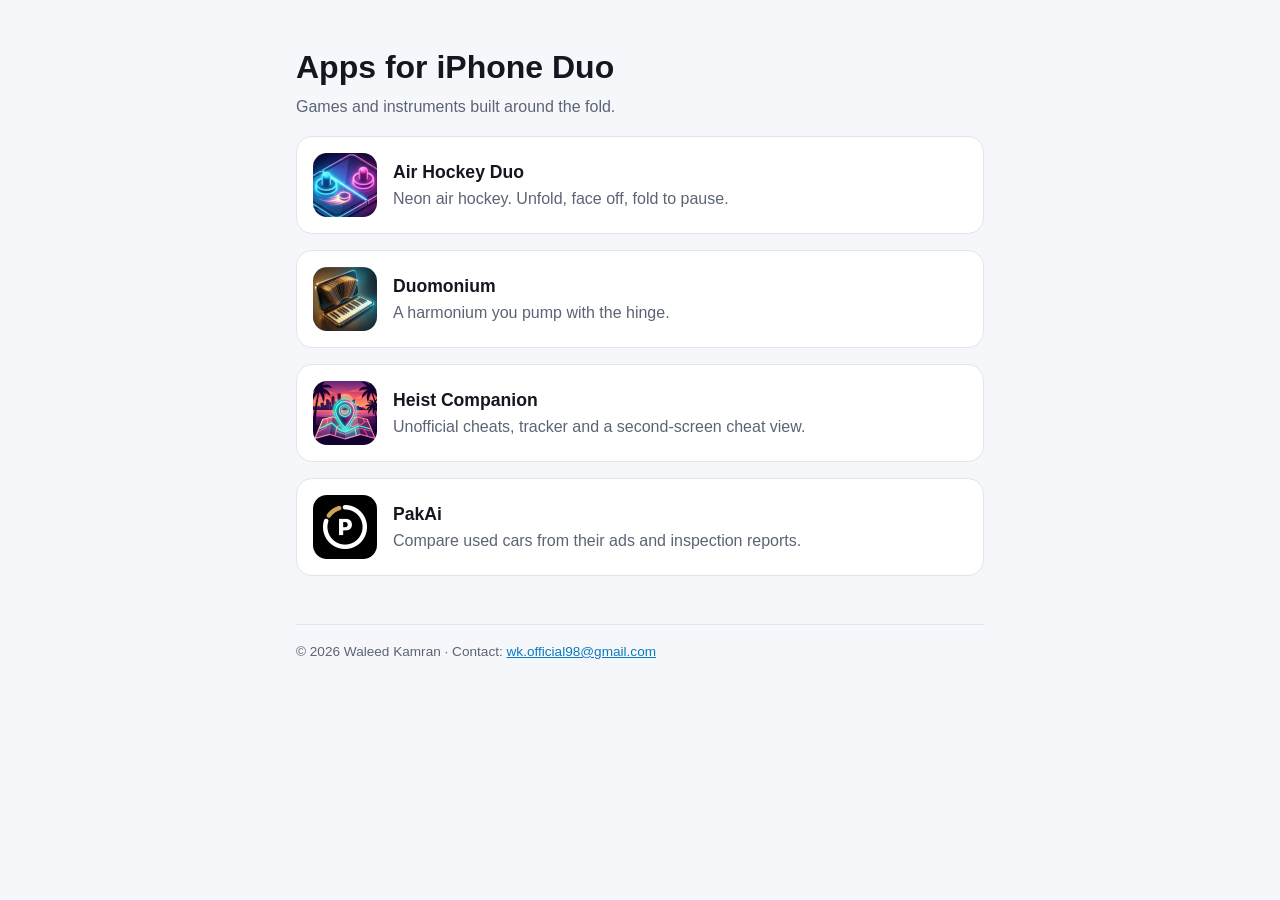
<file: index.html>
<!doctype html>
<html lang="en">
<head>
  <meta charset="utf-8">
  <meta name="viewport" content="width=device-width, initial-scale=1">
  <title>Waleed Kamran — Apps</title>
  <link rel="stylesheet" href="style.css">
</head>
<body>
<main>
  <h1>Apps for iPhone Duo</h1>
  <p class="muted">Games and instruments built around the fold.</p>

  <a class="card" href="air-hockey-duo/">
    <img src="air-hockey-duo/icon.png" alt="">
    <div><strong>Air Hockey Duo</strong><span>Neon air hockey. Unfold, face off, fold to pause.</span></div>
  </a>

  <a class="card" href="duomonium/">
    <img src="duomonium/icon.png" alt="">
    <div><strong>Duomonium</strong><span>A harmonium you pump with the hinge.</span></div>
  </a>

  <a class="card" href="heist-companion/">
    <img src="heist-companion/icon.png" alt="">
    <div><strong>Heist Companion</strong><span>Unofficial cheats, tracker and a second-screen cheat view.</span></div>
  </a>

  <a class="card" href="pakai/">
    <img src="pakai/icon.png" alt="">
    <div><strong>PakAi</strong><span>Compare used cars from their ads and inspection reports.</span></div>
  </a>

  <footer>&copy; 2026 Waleed Kamran · Contact: <a href="mailto:wk.official98@gmail.com">wk.official98@gmail.com</a></footer>
</main>
</body>
</html>
</file>
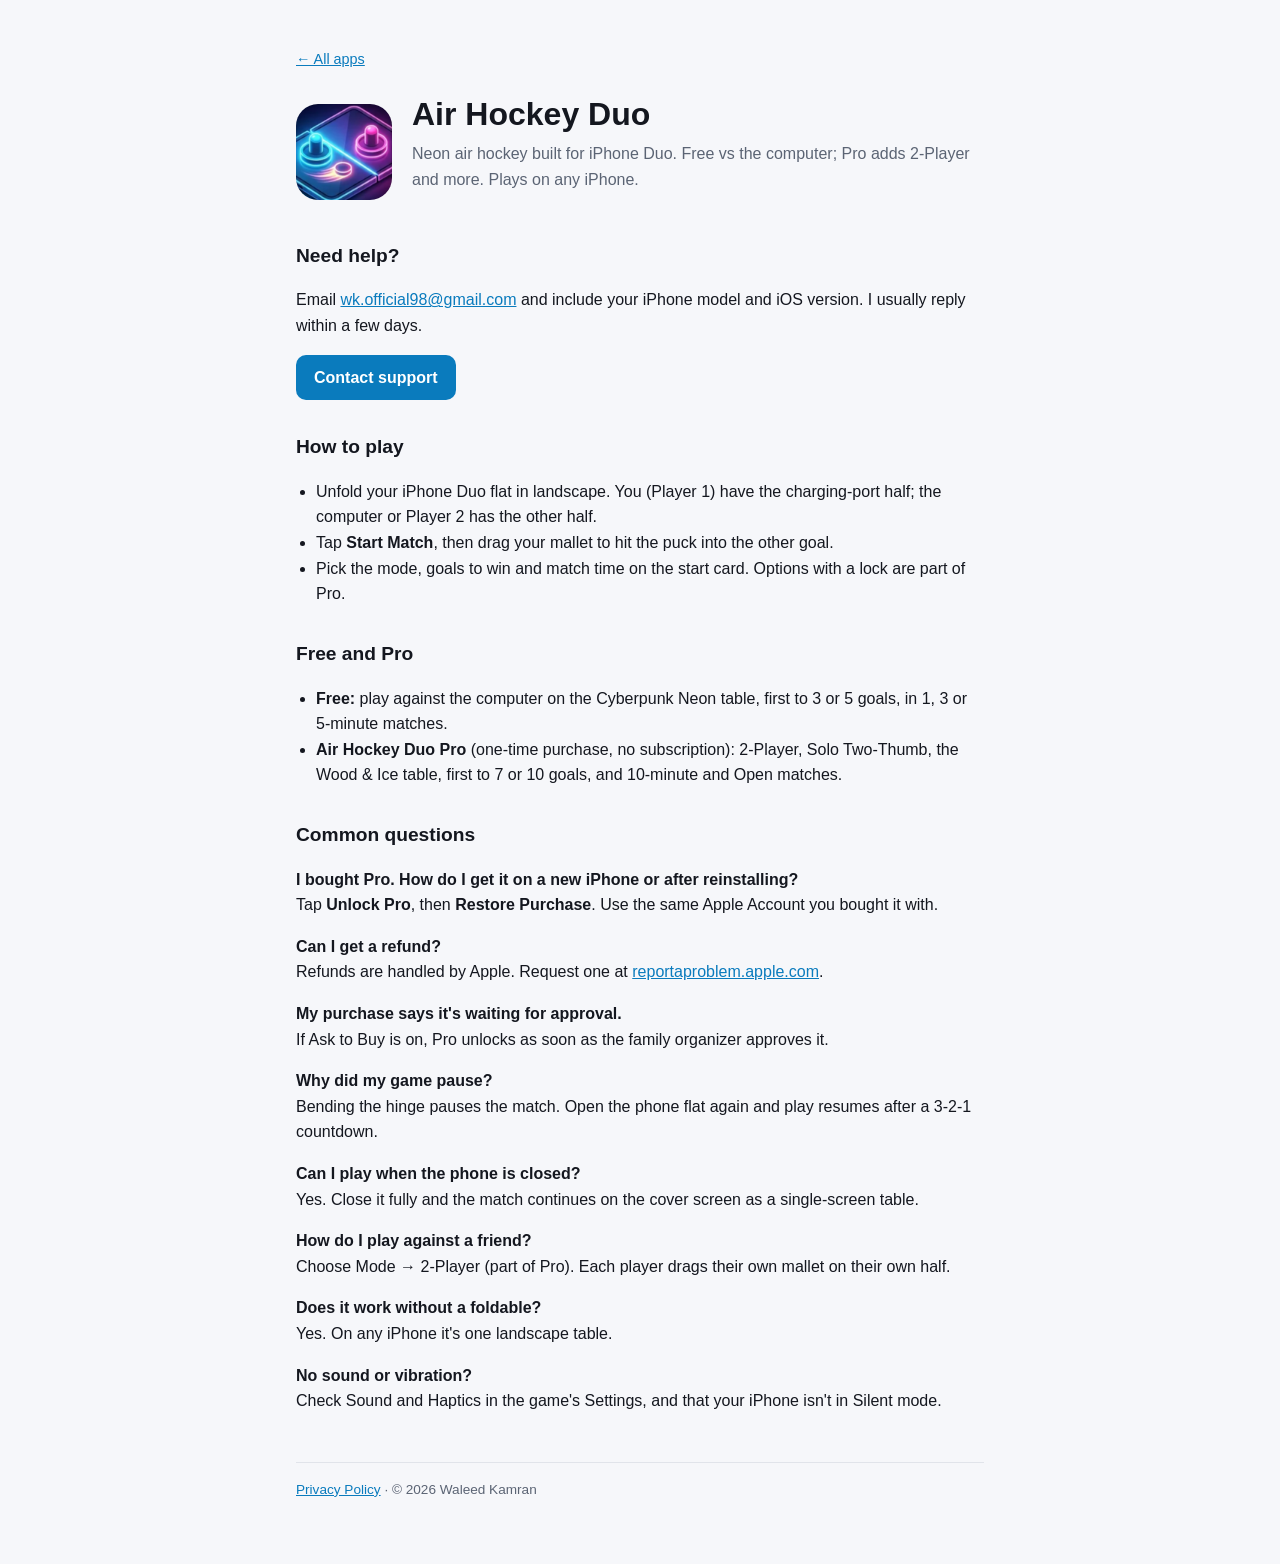
<file: air-hockey-duo/index.html>
<!doctype html>
<html lang="en">
<head>
  <meta charset="utf-8">
  <meta name="viewport" content="width=device-width, initial-scale=1">
  <title>Air Hockey Duo — Support</title>
  <link rel="stylesheet" href="../style.css">
</head>
<body>
<main>
  <nav><a href="../">&larr; All apps</a></nav>
  <div class="hero">
    <img src="icon.png" alt="Air Hockey Duo icon">
    <div>
      <h1>Air Hockey Duo</h1>
      <p class="muted">Neon air hockey built for iPhone Duo. Free vs the computer; Pro adds 2-Player and more. Plays on any iPhone.</p>
    </div>
  </div>

  <h2>Need help?</h2>
  <p>Email <a href="mailto:wk.official98@gmail.com?subject=Air%20Hockey%20Duo%20support">wk.official98@gmail.com</a> and include your iPhone model and iOS version. I usually reply within a few days.</p>
  <p><a class="button" href="mailto:wk.official98@gmail.com?subject=Air%20Hockey%20Duo%20support">Contact support</a></p>

  <h2>How to play</h2>
  <ul>
    <li>Unfold your iPhone Duo flat in landscape. You (Player 1) have the charging-port half; the computer or Player 2 has the other half.</li>
    <li>Tap <strong>Start Match</strong>, then drag your mallet to hit the puck into the other goal.</li>
    <li>Pick the mode, goals to win and match time on the start card. Options with a lock are part of Pro.</li>
  </ul>

  <h2>Free and Pro</h2>
  <ul>
    <li><strong>Free:</strong> play against the computer on the Cyberpunk Neon table, first to 3 or 5 goals, in 1, 3 or 5-minute matches.</li>
    <li><strong>Air Hockey Duo Pro</strong> (one-time purchase, no subscription): 2-Player, Solo Two-Thumb, the Wood &amp; Ice table, first to 7 or 10 goals, and 10-minute and Open matches.</li>
  </ul>

  <h2>Common questions</h2>
  <p><strong>I bought Pro. How do I get it on a new iPhone or after reinstalling?</strong><br>Tap <strong>Unlock Pro</strong>, then <strong>Restore Purchase</strong>. Use the same Apple Account you bought it with.</p>
  <p><strong>Can I get a refund?</strong><br>Refunds are handled by Apple. Request one at <a href="https://reportaproblem.apple.com">reportaproblem.apple.com</a>.</p>
  <p><strong>My purchase says it's waiting for approval.</strong><br>If Ask to Buy is on, Pro unlocks as soon as the family organizer approves it.</p>
  <p><strong>Why did my game pause?</strong><br>Bending the hinge pauses the match. Open the phone flat again and play resumes after a 3-2-1 countdown.</p>
  <p><strong>Can I play when the phone is closed?</strong><br>Yes. Close it fully and the match continues on the cover screen as a single-screen table.</p>
  <p><strong>How do I play against a friend?</strong><br>Choose Mode → 2-Player (part of Pro). Each player drags their own mallet on their own half.</p>
  <p><strong>Does it work without a foldable?</strong><br>Yes. On any iPhone it's one landscape table.</p>
  <p><strong>No sound or vibration?</strong><br>Check Sound and Haptics in the game's Settings, and that your iPhone isn't in Silent mode.</p>

  <footer><a href="privacy.html">Privacy Policy</a> · &copy; 2026 Waleed Kamran</footer>
</main>
</body>
</html>
</file>
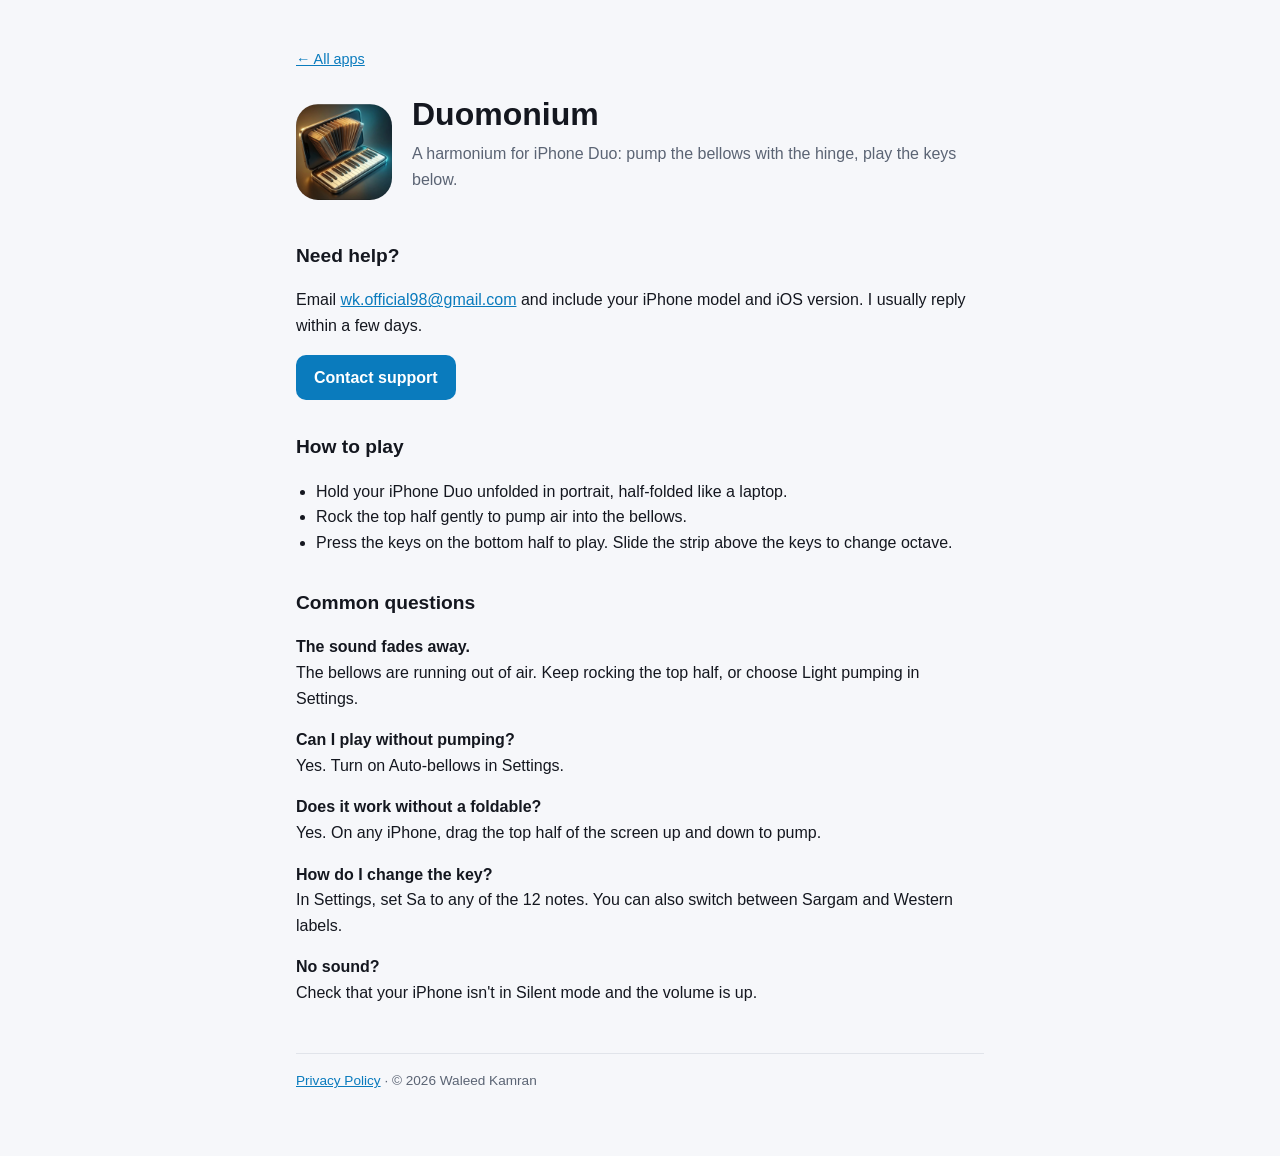
<file: duomonium/index.html>
<!doctype html>
<html lang="en">
<head>
  <meta charset="utf-8">
  <meta name="viewport" content="width=device-width, initial-scale=1">
  <title>Duomonium — Support</title>
  <link rel="stylesheet" href="../style.css">
</head>
<body>
<main>
  <nav><a href="../">&larr; All apps</a></nav>
  <div class="hero">
    <img src="icon.png" alt="Duomonium icon">
    <div>
      <h1>Duomonium</h1>
      <p class="muted">A harmonium for iPhone Duo: pump the bellows with the hinge, play the keys below.</p>
    </div>
  </div>

  <h2>Need help?</h2>
  <p>Email <a href="mailto:wk.official98@gmail.com?subject=Duomonium%20support">wk.official98@gmail.com</a> and include your iPhone model and iOS version. I usually reply within a few days.</p>
  <p><a class="button" href="mailto:wk.official98@gmail.com?subject=Duomonium%20support">Contact support</a></p>

  <h2>How to play</h2>
  <ul>
    <li>Hold your iPhone Duo unfolded in portrait, half-folded like a laptop.</li>
    <li>Rock the top half gently to pump air into the bellows.</li>
    <li>Press the keys on the bottom half to play. Slide the strip above the keys to change octave.</li>
  </ul>

  <h2>Common questions</h2>
  <p><strong>The sound fades away.</strong><br>The bellows are running out of air. Keep rocking the top half, or choose Light pumping in Settings.</p>
  <p><strong>Can I play without pumping?</strong><br>Yes. Turn on Auto-bellows in Settings.</p>
  <p><strong>Does it work without a foldable?</strong><br>Yes. On any iPhone, drag the top half of the screen up and down to pump.</p>
  <p><strong>How do I change the key?</strong><br>In Settings, set Sa to any of the 12 notes. You can also switch between Sargam and Western labels.</p>
  <p><strong>No sound?</strong><br>Check that your iPhone isn't in Silent mode and the volume is up.</p>

  <footer><a href="privacy.html">Privacy Policy</a> · &copy; 2026 Waleed Kamran</footer>
</main>
</body>
</html>
</file>
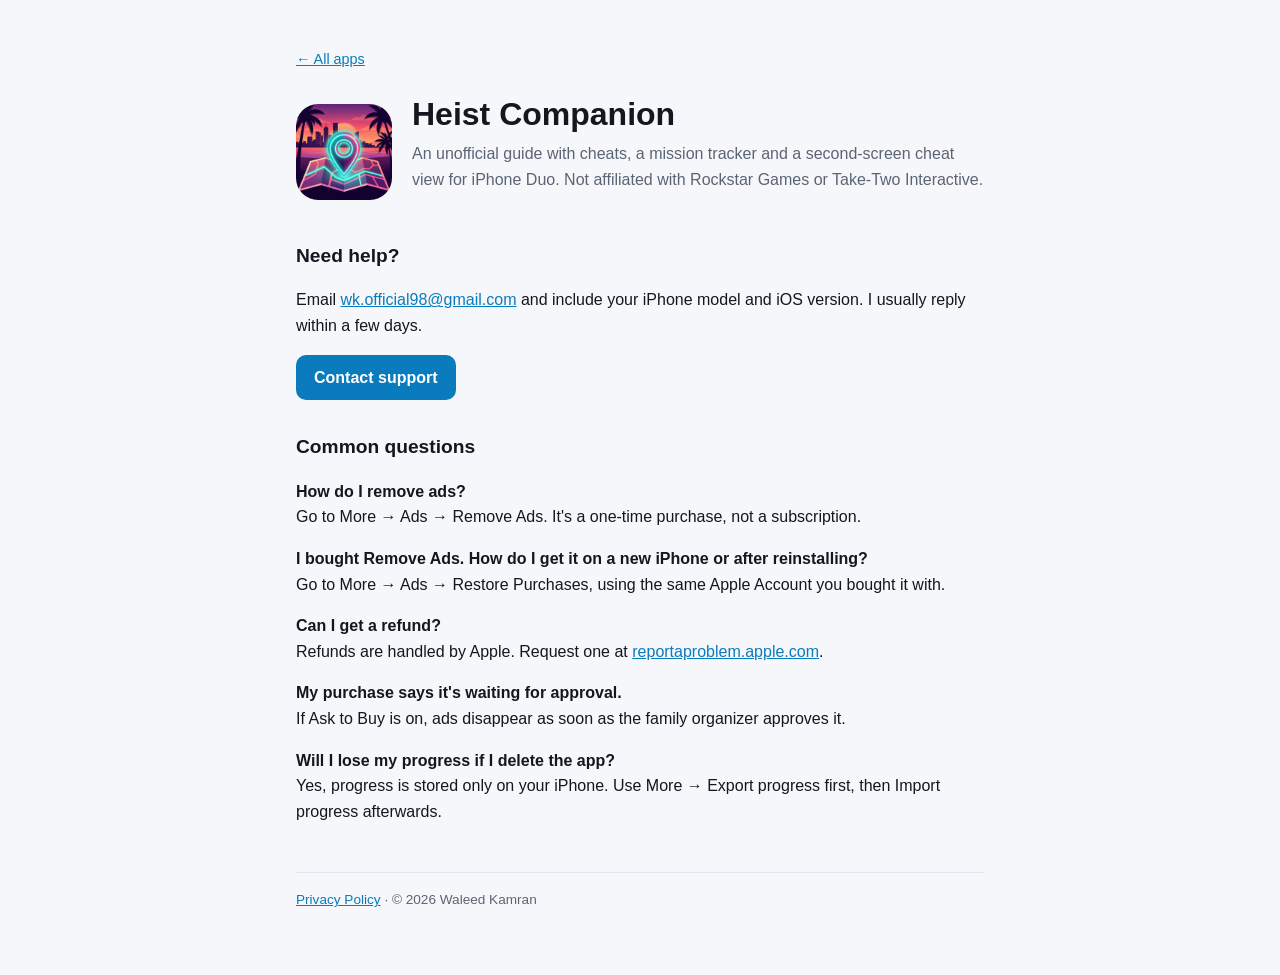
<file: heist-companion/index.html>
<!doctype html>
<html lang="en">
<head>
  <meta charset="utf-8">
  <meta name="viewport" content="width=device-width, initial-scale=1">
  <title>Heist Companion — Support</title>
  <link rel="stylesheet" href="../style.css">
</head>
<body>
<main>
  <nav><a href="../">&larr; All apps</a></nav>
  <div class="hero">
    <img src="icon.png" alt="Heist Companion icon">
    <div>
      <h1>Heist Companion</h1>
      <p class="muted">An unofficial guide with cheats, a mission tracker and a second-screen cheat view for iPhone Duo. Not affiliated with Rockstar Games or Take-Two Interactive.</p>
    </div>
  </div>

  <h2>Need help?</h2>
  <p>Email <a href="mailto:wk.official98@gmail.com?subject=Heist%20Companion%20support">wk.official98@gmail.com</a> and include your iPhone model and iOS version. I usually reply within a few days.</p>
  <p><a class="button" href="mailto:wk.official98@gmail.com?subject=Heist%20Companion%20support">Contact support</a></p>

  <h2>Common questions</h2>
  <p><strong>How do I remove ads?</strong><br>Go to More → Ads → Remove Ads. It's a one-time purchase, not a subscription.</p>
  <p><strong>I bought Remove Ads. How do I get it on a new iPhone or after reinstalling?</strong><br>Go to More → Ads → Restore Purchases, using the same Apple Account you bought it with.</p>
  <p><strong>Can I get a refund?</strong><br>Refunds are handled by Apple. Request one at <a href="https://reportaproblem.apple.com">reportaproblem.apple.com</a>.</p>
  <p><strong>My purchase says it's waiting for approval.</strong><br>If Ask to Buy is on, ads disappear as soon as the family organizer approves it.</p>
  <p><strong>Will I lose my progress if I delete the app?</strong><br>Yes, progress is stored only on your iPhone. Use More → Export progress first, then Import progress afterwards.</p>

  <footer><a href="privacy.html">Privacy Policy</a> · &copy; 2026 Waleed Kamran</footer>
</main>
</body>
</html>
</file>
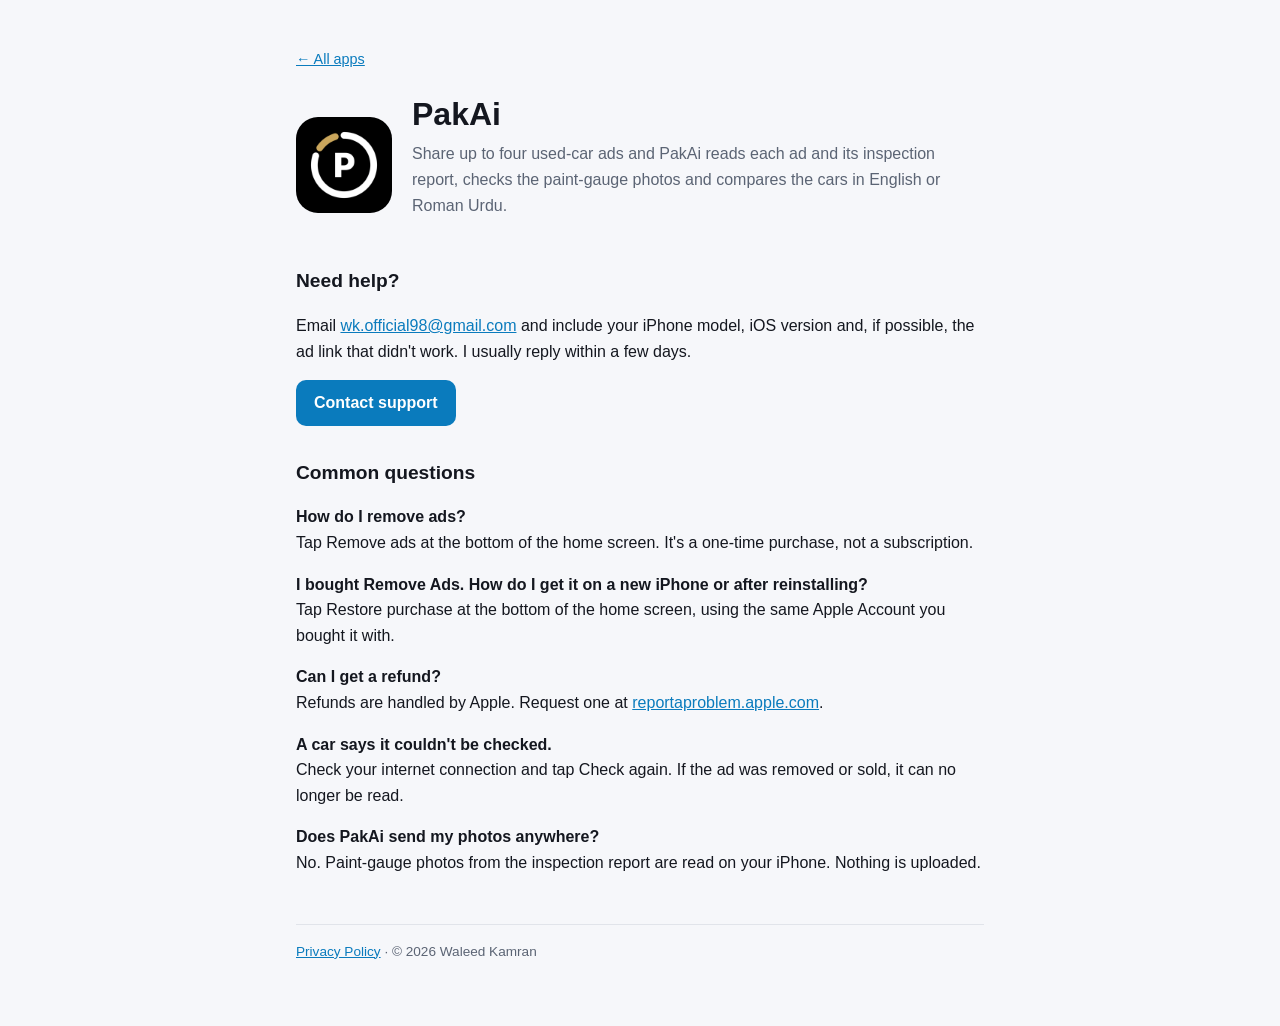
<file: pakai/index.html>
<!doctype html>
<html lang="en">
<head>
  <meta charset="utf-8">
  <meta name="viewport" content="width=device-width, initial-scale=1">
  <title>PakAi — Support</title>
  <link rel="stylesheet" href="../style.css">
</head>
<body>
<main>
  <nav><a href="../">&larr; All apps</a></nav>
  <div class="hero">
    <img src="icon.png" alt="PakAi icon">
    <div>
      <h1>PakAi</h1>
      <p class="muted">Share up to four used-car ads and PakAi reads each ad and its inspection report, checks the paint-gauge photos and compares the cars in English or Roman Urdu.</p>
    </div>
  </div>

  <h2>Need help?</h2>
  <p>Email <a href="mailto:wk.official98@gmail.com?subject=PakAi%20support">wk.official98@gmail.com</a> and include your iPhone model, iOS version and, if possible, the ad link that didn't work. I usually reply within a few days.</p>
  <p><a class="button" href="mailto:wk.official98@gmail.com?subject=PakAi%20support">Contact support</a></p>

  <h2>Common questions</h2>
  <p><strong>How do I remove ads?</strong><br>Tap Remove ads at the bottom of the home screen. It's a one-time purchase, not a subscription.</p>
  <p><strong>I bought Remove Ads. How do I get it on a new iPhone or after reinstalling?</strong><br>Tap Restore purchase at the bottom of the home screen, using the same Apple Account you bought it with.</p>
  <p><strong>Can I get a refund?</strong><br>Refunds are handled by Apple. Request one at <a href="https://reportaproblem.apple.com">reportaproblem.apple.com</a>.</p>
  <p><strong>A car says it couldn't be checked.</strong><br>Check your internet connection and tap Check again. If the ad was removed or sold, it can no longer be read.</p>
  <p><strong>Does PakAi send my photos anywhere?</strong><br>No. Paint-gauge photos from the inspection report are read on your iPhone. Nothing is uploaded.</p>

  <footer><a href="privacy.html">Privacy Policy</a> · &copy; 2026 Waleed Kamran</footer>
</main>
</body>
</html>
</file>
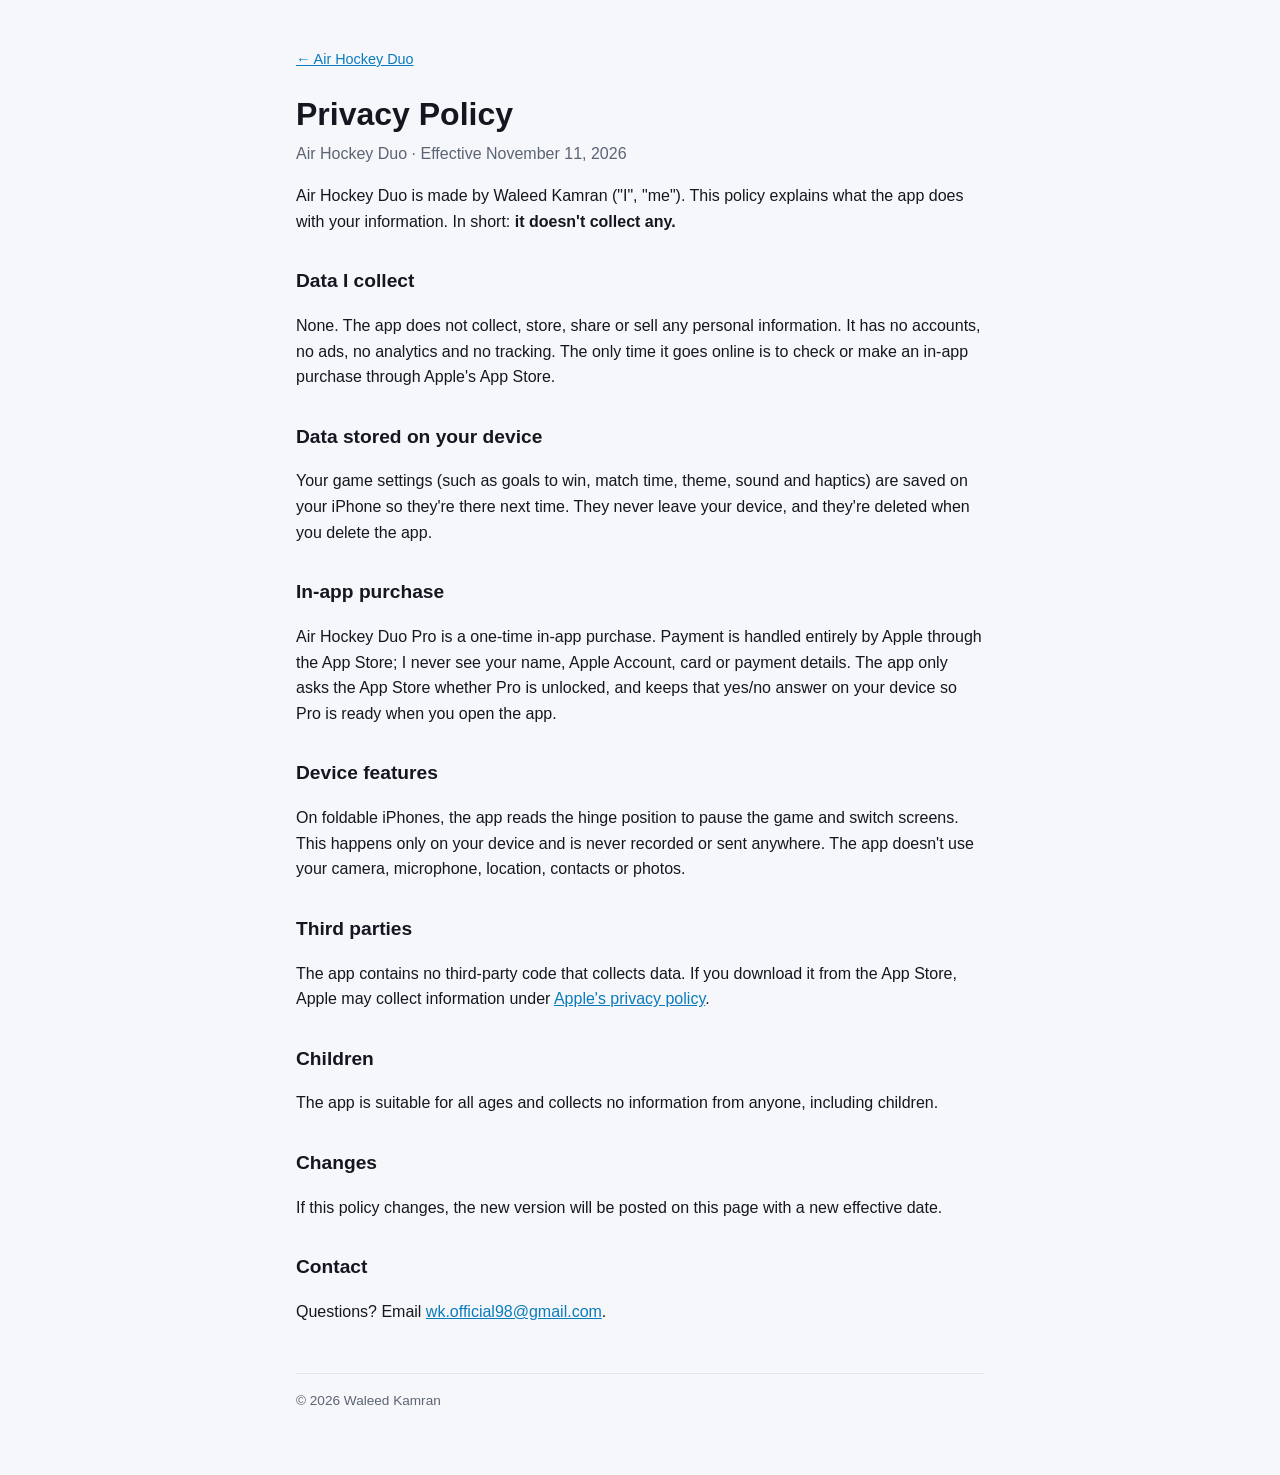
<file: air-hockey-duo/privacy.html>
<!doctype html>
<html lang="en">
<head>
  <meta charset="utf-8">
  <meta name="viewport" content="width=device-width, initial-scale=1">
  <title>Air Hockey Duo — Privacy Policy</title>
  <link rel="stylesheet" href="../style.css">
</head>
<body>
<main>
  <nav><a href="./">&larr; Air Hockey Duo</a></nav>
  <h1>Privacy Policy</h1>
  <p class="muted">Air Hockey Duo · Effective November 11, 2026</p>

  <p>Air Hockey Duo is made by Waleed Kamran ("I", "me"). This policy explains what the app does with your information. In short: <strong>it doesn't collect any.</strong></p>

  <h2>Data I collect</h2>
  <p>None. The app does not collect, store, share or sell any personal information. It has no accounts, no ads, no analytics and no tracking. The only time it goes online is to check or make an in-app purchase through Apple's App Store.</p>

  <h2>Data stored on your device</h2>
  <p>Your game settings (such as goals to win, match time, theme, sound and haptics) are saved on your iPhone so they're there next time. They never leave your device, and they're deleted when you delete the app.</p>

  <h2>In-app purchase</h2>
  <p>Air Hockey Duo Pro is a one-time in-app purchase. Payment is handled entirely by Apple through the App Store; I never see your name, Apple Account, card or payment details. The app only asks the App Store whether Pro is unlocked, and keeps that yes/no answer on your device so Pro is ready when you open the app.</p>

  <h2>Device features</h2>
  <p>On foldable iPhones, the app reads the hinge position to pause the game and switch screens. This happens only on your device and is never recorded or sent anywhere. The app doesn't use your camera, microphone, location, contacts or photos.</p>

  <h2>Third parties</h2>
  <p>The app contains no third-party code that collects data. If you download it from the App Store, Apple may collect information under <a href="https://www.apple.com/legal/privacy/">Apple's privacy policy</a>.</p>

  <h2>Children</h2>
  <p>The app is suitable for all ages and collects no information from anyone, including children.</p>

  <h2>Changes</h2>
  <p>If this policy changes, the new version will be posted on this page with a new effective date.</p>

  <h2>Contact</h2>
  <p>Questions? Email <a href="mailto:wk.official98@gmail.com">wk.official98@gmail.com</a>.</p>

  <footer>&copy; 2026 Waleed Kamran</footer>
</main>
</body>
</html>
</file>
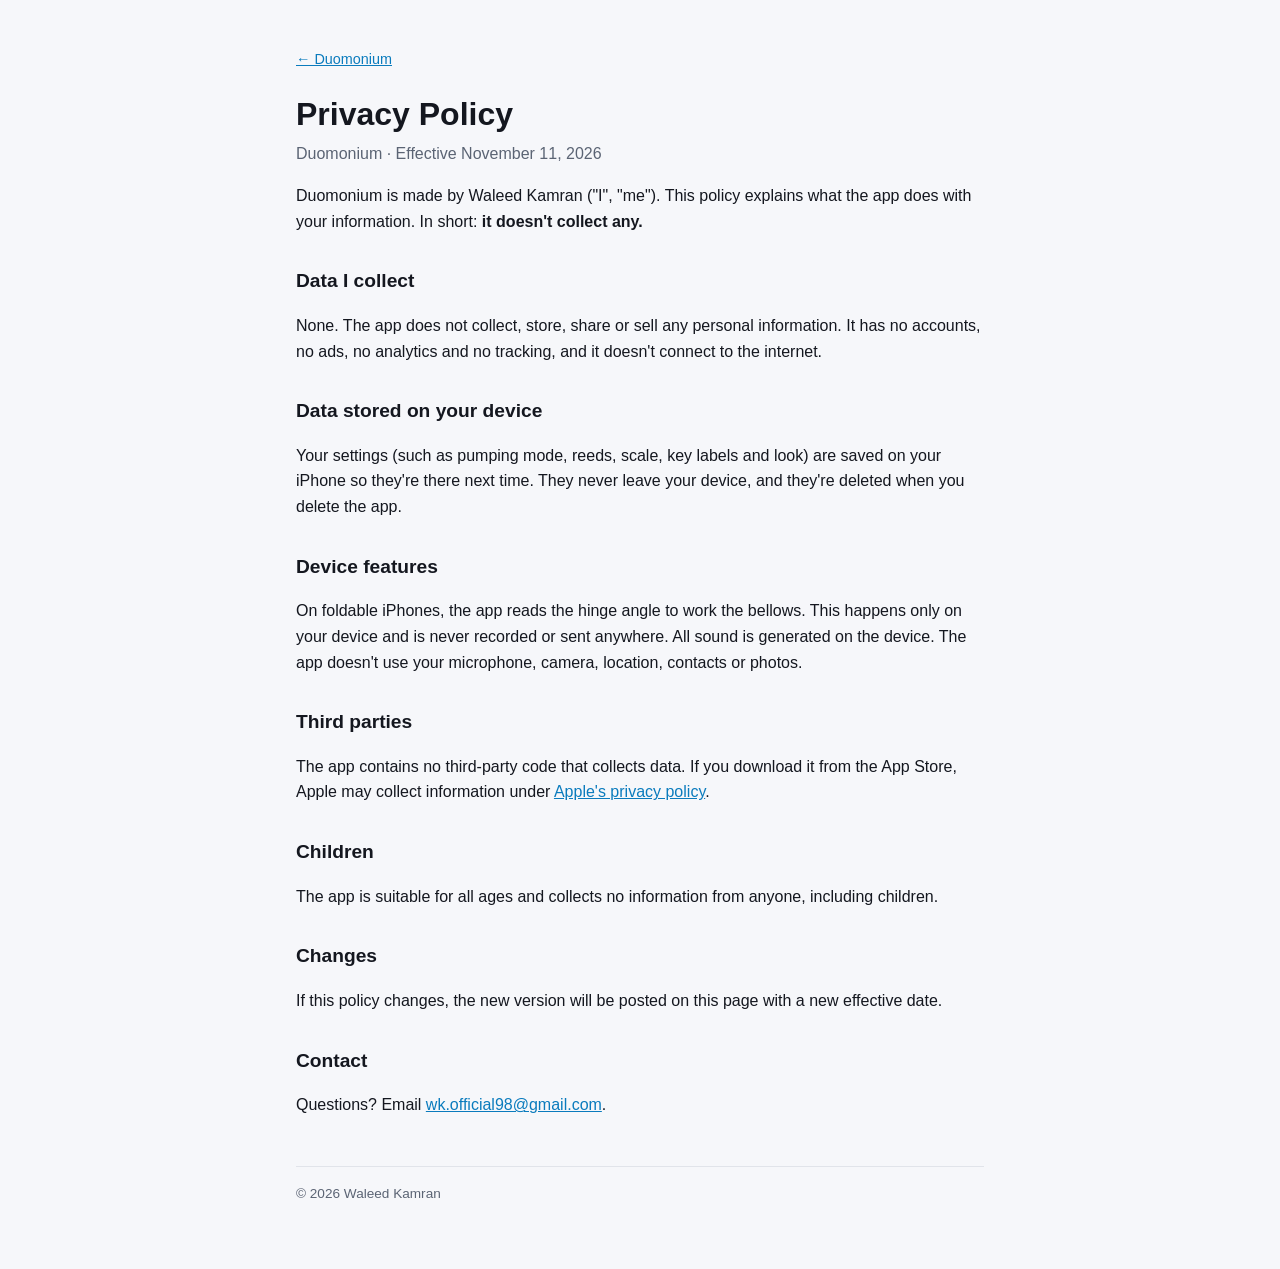
<file: duomonium/privacy.html>
<!doctype html>
<html lang="en">
<head>
  <meta charset="utf-8">
  <meta name="viewport" content="width=device-width, initial-scale=1">
  <title>Duomonium — Privacy Policy</title>
  <link rel="stylesheet" href="../style.css">
</head>
<body>
<main>
  <nav><a href="./">&larr; Duomonium</a></nav>
  <h1>Privacy Policy</h1>
  <p class="muted">Duomonium · Effective November 11, 2026</p>

  <p>Duomonium is made by Waleed Kamran ("I", "me"). This policy explains what the app does with your information. In short: <strong>it doesn't collect any.</strong></p>

  <h2>Data I collect</h2>
  <p>None. The app does not collect, store, share or sell any personal information. It has no accounts, no ads, no analytics and no tracking, and it doesn't connect to the internet.</p>

  <h2>Data stored on your device</h2>
  <p>Your settings (such as pumping mode, reeds, scale, key labels and look) are saved on your iPhone so they're there next time. They never leave your device, and they're deleted when you delete the app.</p>

  <h2>Device features</h2>
  <p>On foldable iPhones, the app reads the hinge angle to work the bellows. This happens only on your device and is never recorded or sent anywhere. All sound is generated on the device. The app doesn't use your microphone, camera, location, contacts or photos.</p>

  <h2>Third parties</h2>
  <p>The app contains no third-party code that collects data. If you download it from the App Store, Apple may collect information under <a href="https://www.apple.com/legal/privacy/">Apple's privacy policy</a>.</p>

  <h2>Children</h2>
  <p>The app is suitable for all ages and collects no information from anyone, including children.</p>

  <h2>Changes</h2>
  <p>If this policy changes, the new version will be posted on this page with a new effective date.</p>

  <h2>Contact</h2>
  <p>Questions? Email <a href="mailto:wk.official98@gmail.com">wk.official98@gmail.com</a>.</p>

  <footer>&copy; 2026 Waleed Kamran</footer>
</main>
</body>
</html>
</file>
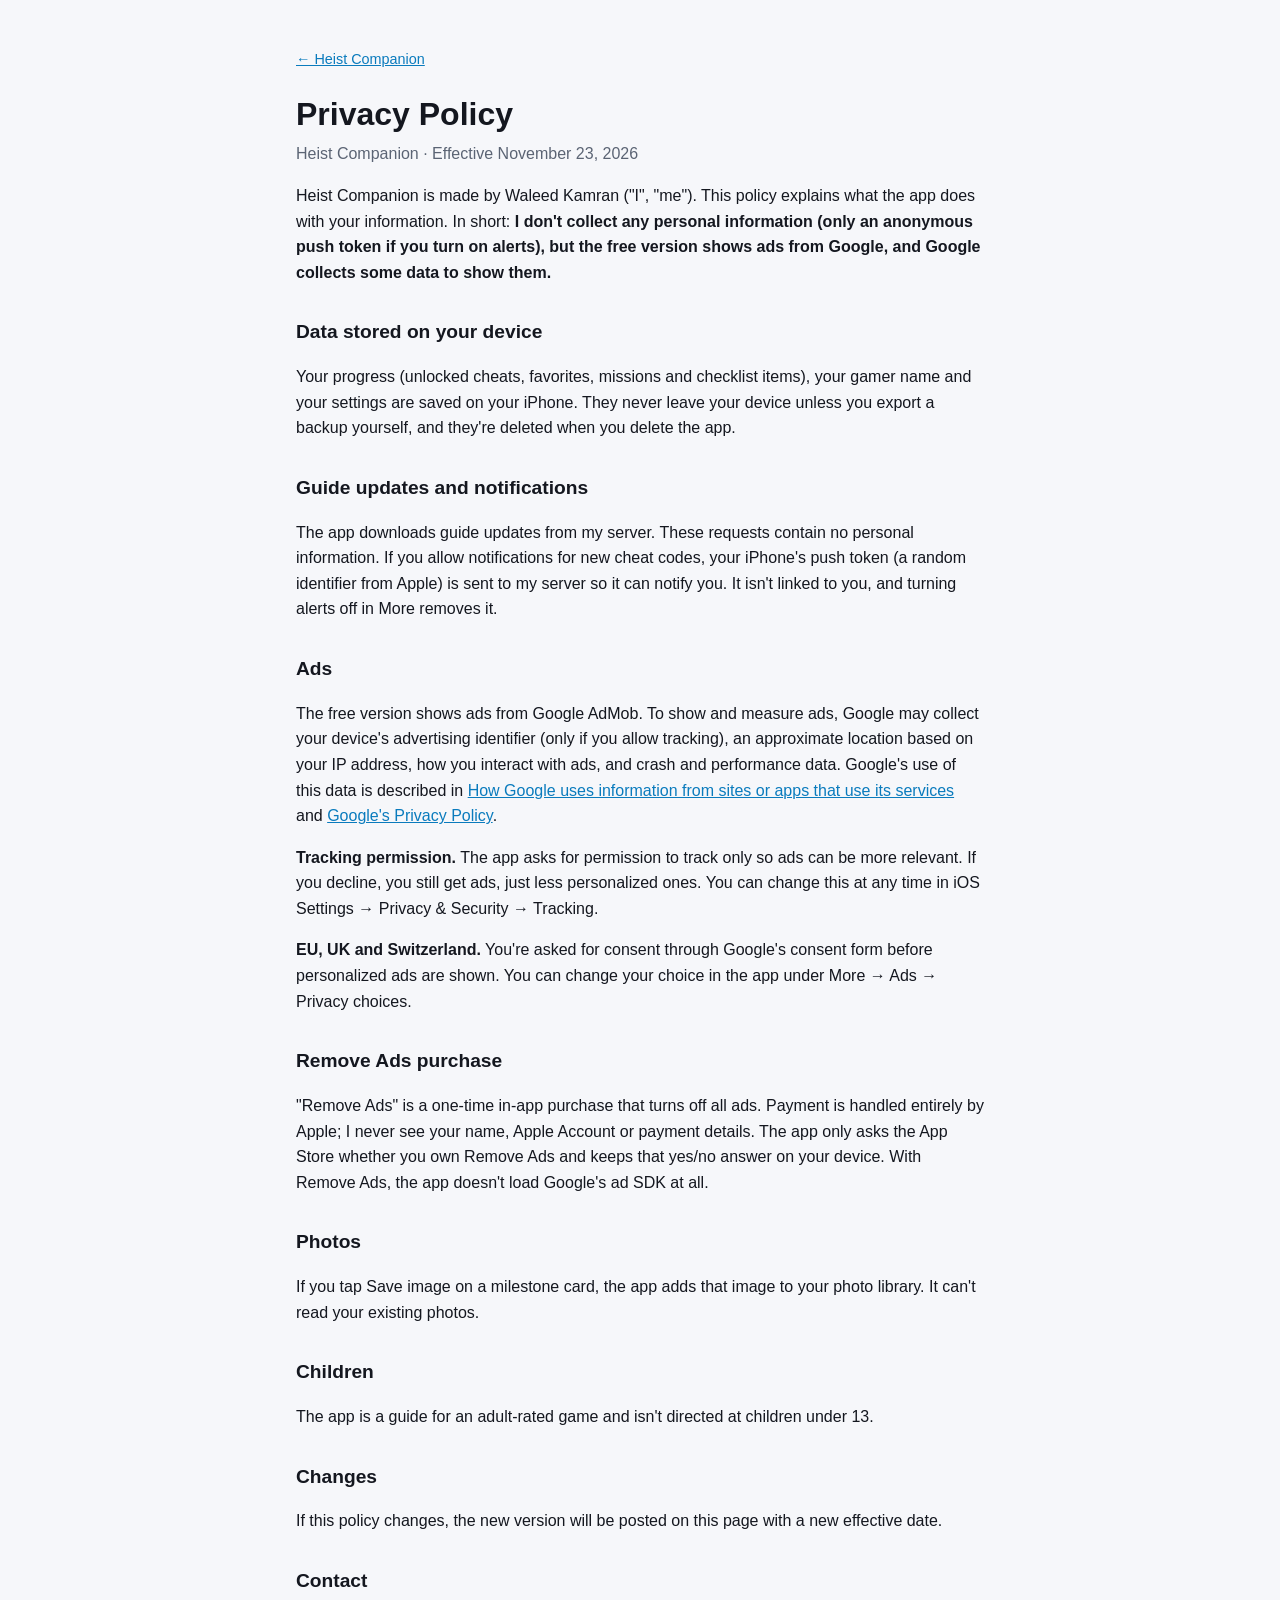
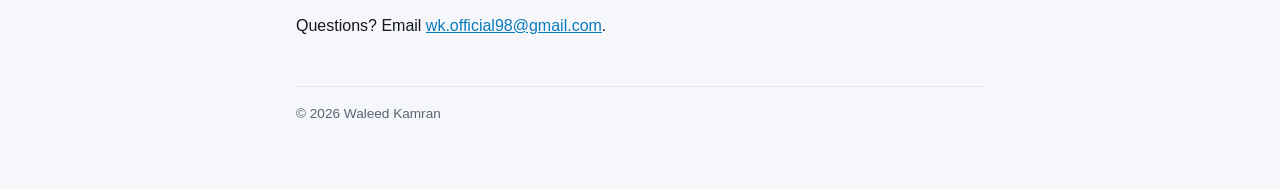
<file: heist-companion/privacy.html>
<!doctype html>
<html lang="en">
<head>
  <meta charset="utf-8">
  <meta name="viewport" content="width=device-width, initial-scale=1">
  <title>Heist Companion — Privacy Policy</title>
  <link rel="stylesheet" href="../style.css">
</head>
<body>
<main>
  <nav><a href="./">&larr; Heist Companion</a></nav>
  <h1>Privacy Policy</h1>
  <p class="muted">Heist Companion · Effective November 23, 2026</p>

  <p>Heist Companion is made by Waleed Kamran ("I", "me"). This policy explains what the app does with your information. In short: <strong>I don't collect any personal information (only an anonymous push token if you turn on alerts), but the free version shows ads from Google, and Google collects some data to show them.</strong></p>

  <h2>Data stored on your device</h2>
  <p>Your progress (unlocked cheats, favorites, missions and checklist items), your gamer name and your settings are saved on your iPhone. They never leave your device unless you export a backup yourself, and they're deleted when you delete the app.</p>

  <h2>Guide updates and notifications</h2>
  <p>The app downloads guide updates from my server. These requests contain no personal information. If you allow notifications for new cheat codes, your iPhone's push token (a random identifier from Apple) is sent to my server so it can notify you. It isn't linked to you, and turning alerts off in More removes it.</p>

  <h2>Ads</h2>
  <p>The free version shows ads from Google AdMob. To show and measure ads, Google may collect your device's advertising identifier (only if you allow tracking), an approximate location based on your IP address, how you interact with ads, and crash and performance data. Google's use of this data is described in <a href="https://policies.google.com/technologies/ads">How Google uses information from sites or apps that use its services</a> and <a href="https://policies.google.com/privacy">Google's Privacy Policy</a>.</p>
  <p><strong>Tracking permission.</strong> The app asks for permission to track only so ads can be more relevant. If you decline, you still get ads, just less personalized ones. You can change this at any time in iOS Settings → Privacy &amp; Security → Tracking.</p>
  <p><strong>EU, UK and Switzerland.</strong> You're asked for consent through Google's consent form before personalized ads are shown. You can change your choice in the app under More → Ads → Privacy choices.</p>

  <h2>Remove Ads purchase</h2>
  <p>"Remove Ads" is a one-time in-app purchase that turns off all ads. Payment is handled entirely by Apple; I never see your name, Apple Account or payment details. The app only asks the App Store whether you own Remove Ads and keeps that yes/no answer on your device. With Remove Ads, the app doesn't load Google's ad SDK at all.</p>

  <h2>Photos</h2>
  <p>If you tap Save image on a milestone card, the app adds that image to your photo library. It can't read your existing photos.</p>

  <h2>Children</h2>
  <p>The app is a guide for an adult-rated game and isn't directed at children under 13.</p>

  <h2>Changes</h2>
  <p>If this policy changes, the new version will be posted on this page with a new effective date.</p>

  <h2>Contact</h2>
  <p>Questions? Email <a href="mailto:wk.official98@gmail.com">wk.official98@gmail.com</a>.</p>

  <footer>&copy; 2026 Waleed Kamran</footer>
</main>
</body>
</html>
</file>
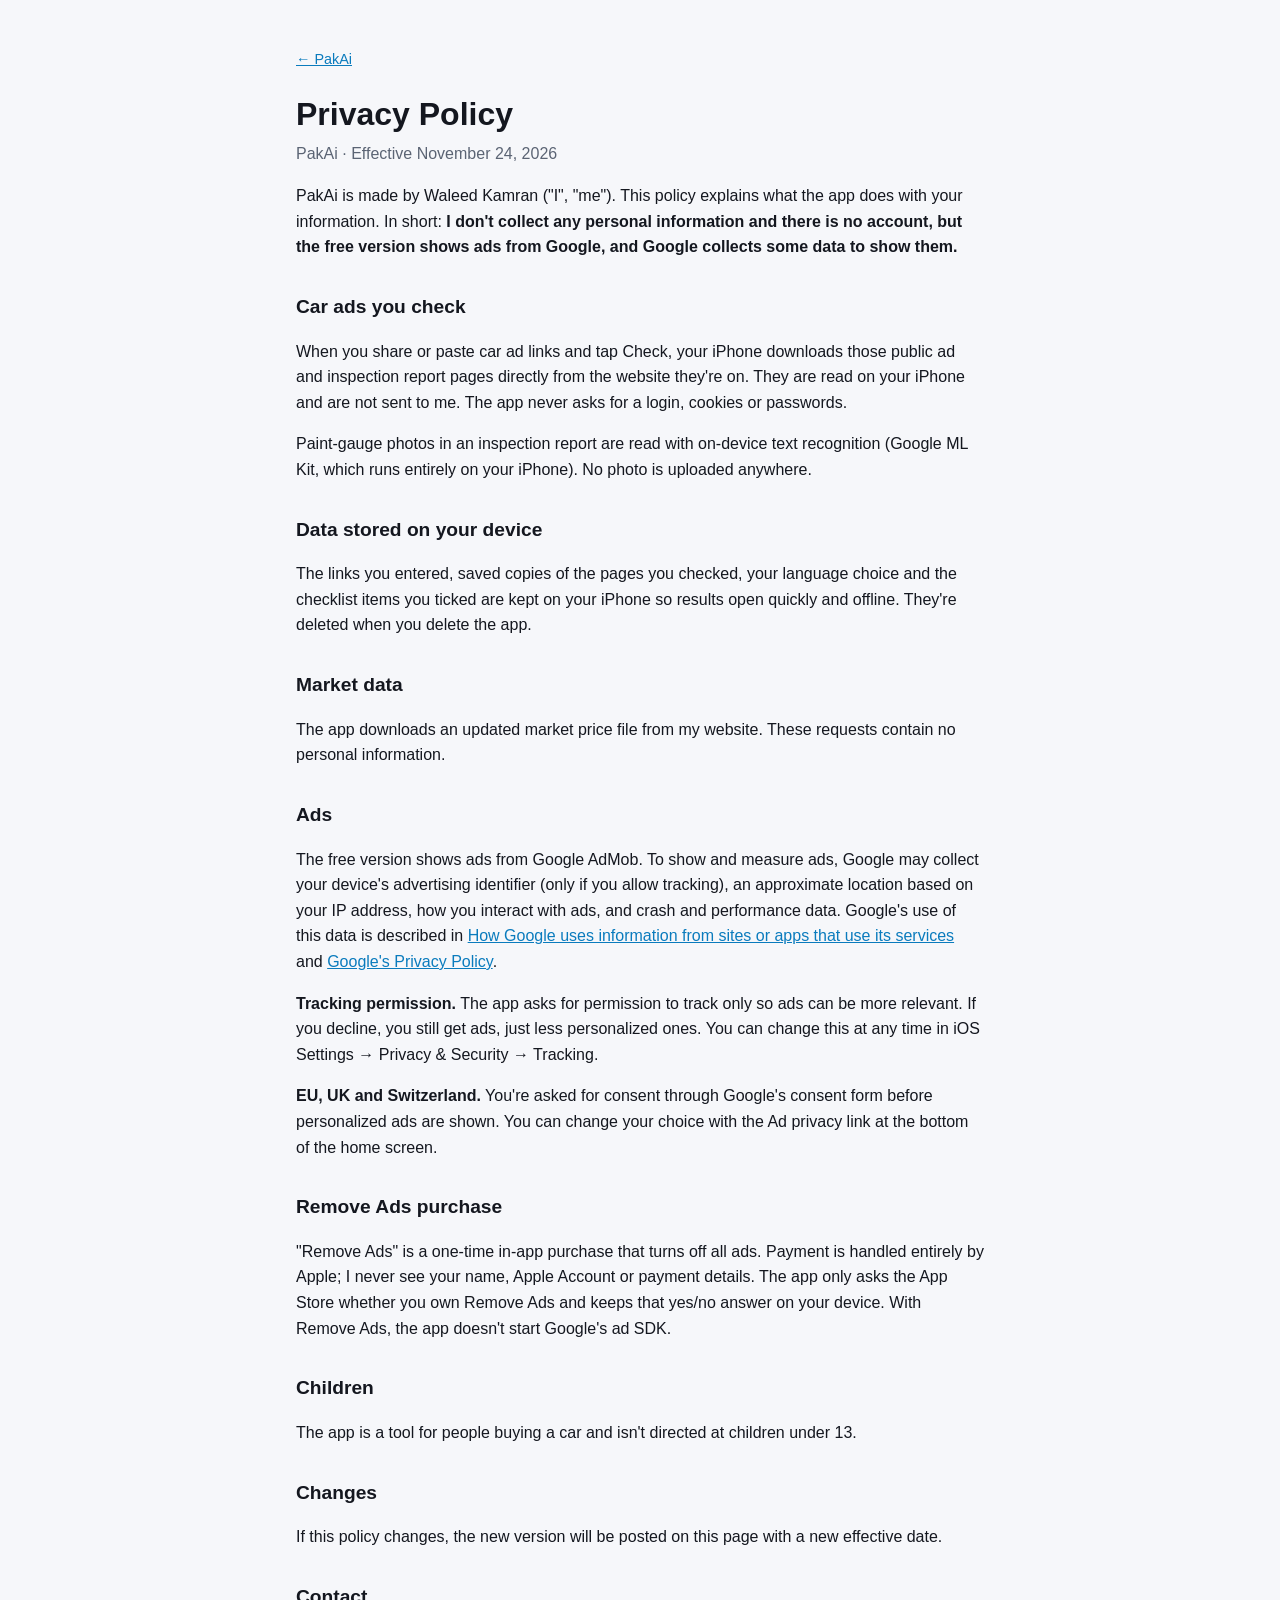
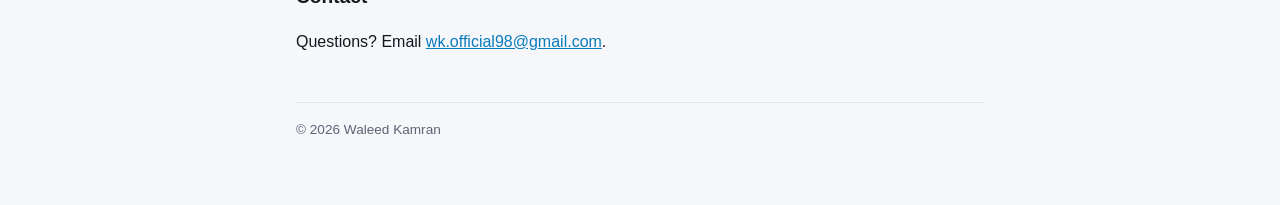
<file: pakai/privacy.html>
<!doctype html>
<html lang="en">
<head>
  <meta charset="utf-8">
  <meta name="viewport" content="width=device-width, initial-scale=1">
  <title>PakAi — Privacy Policy</title>
  <link rel="stylesheet" href="../style.css">
</head>
<body>
<main>
  <nav><a href="./">&larr; PakAi</a></nav>
  <h1>Privacy Policy</h1>
  <p class="muted">PakAi · Effective November 24, 2026</p>

  <p>PakAi is made by Waleed Kamran ("I", "me"). This policy explains what the app does with your information. In short: <strong>I don't collect any personal information and there is no account, but the free version shows ads from Google, and Google collects some data to show them.</strong></p>

  <h2>Car ads you check</h2>
  <p>When you share or paste car ad links and tap Check, your iPhone downloads those public ad and inspection report pages directly from the website they're on. They are read on your iPhone and are not sent to me. The app never asks for a login, cookies or passwords.</p>
  <p>Paint-gauge photos in an inspection report are read with on-device text recognition (Google ML Kit, which runs entirely on your iPhone). No photo is uploaded anywhere.</p>

  <h2>Data stored on your device</h2>
  <p>The links you entered, saved copies of the pages you checked, your language choice and the checklist items you ticked are kept on your iPhone so results open quickly and offline. They're deleted when you delete the app.</p>

  <h2>Market data</h2>
  <p>The app downloads an updated market price file from my website. These requests contain no personal information.</p>

  <h2>Ads</h2>
  <p>The free version shows ads from Google AdMob. To show and measure ads, Google may collect your device's advertising identifier (only if you allow tracking), an approximate location based on your IP address, how you interact with ads, and crash and performance data. Google's use of this data is described in <a href="https://policies.google.com/technologies/ads">How Google uses information from sites or apps that use its services</a> and <a href="https://policies.google.com/privacy">Google's Privacy Policy</a>.</p>
  <p><strong>Tracking permission.</strong> The app asks for permission to track only so ads can be more relevant. If you decline, you still get ads, just less personalized ones. You can change this at any time in iOS Settings → Privacy &amp; Security → Tracking.</p>
  <p><strong>EU, UK and Switzerland.</strong> You're asked for consent through Google's consent form before personalized ads are shown. You can change your choice with the Ad privacy link at the bottom of the home screen.</p>

  <h2>Remove Ads purchase</h2>
  <p>"Remove Ads" is a one-time in-app purchase that turns off all ads. Payment is handled entirely by Apple; I never see your name, Apple Account or payment details. The app only asks the App Store whether you own Remove Ads and keeps that yes/no answer on your device. With Remove Ads, the app doesn't start Google's ad SDK.</p>

  <h2>Children</h2>
  <p>The app is a tool for people buying a car and isn't directed at children under 13.</p>

  <h2>Changes</h2>
  <p>If this policy changes, the new version will be posted on this page with a new effective date.</p>

  <h2>Contact</h2>
  <p>Questions? Email <a href="mailto:wk.official98@gmail.com">wk.official98@gmail.com</a>.</p>

  <footer>&copy; 2026 Waleed Kamran</footer>
</main>
</body>
</html>
</file>
<file: style.css>
:root{--bg:#0d0f14;--card:#161a22;--text:#e8eaf0;--muted:#9aa3b2;--accent:#4fd1ff;--line:#262c38;--btn-text:#0d0f14}
@media (prefers-color-scheme: light){:root{--bg:#f6f7fa;--card:#fff;--text:#14171f;--muted:#5b6474;--accent:#0a7bbd;--line:#e1e4ea;--btn-text:#fff}}
*{box-sizing:border-box}
body{margin:0;background:var(--bg);color:var(--text);font:16px/1.6 -apple-system,BlinkMacSystemFont,"Segoe UI",Roboto,sans-serif}
main{max-width:720px;margin:0 auto;padding:48px 16px 64px}
h1{font-size:2rem;line-height:1.2;margin:0 0 8px}
h2{font-size:1.2rem;margin:32px 0 8px}
a{color:var(--accent)}
ul{padding-left:20px}
.muted{color:var(--muted);margin-top:0}
nav{font-size:.9rem;margin-bottom:24px}
.card{display:flex;gap:16px;align-items:center;background:var(--card);border:1px solid var(--line);border-radius:16px;padding:16px;margin:16px 0;text-decoration:none;color:var(--text)}
.card:hover{border-color:var(--accent)}
.card img{width:64px;height:64px;border-radius:14px;flex:none}
.card strong{display:block;font-size:1.1rem}
.card span{color:var(--muted)}
.hero{display:flex;gap:20px;align-items:center;margin-bottom:8px}
.hero img{width:96px;height:96px;border-radius:22px;flex:none}
@media (max-width:480px){.hero{flex-direction:column;align-items:flex-start}}
.button{display:inline-block;background:var(--accent);color:var(--btn-text);padding:10px 18px;border-radius:10px;text-decoration:none;font-weight:600}
footer{color:var(--muted);font-size:.85rem;margin-top:48px;border-top:1px solid var(--line);padding-top:16px}
</file>
